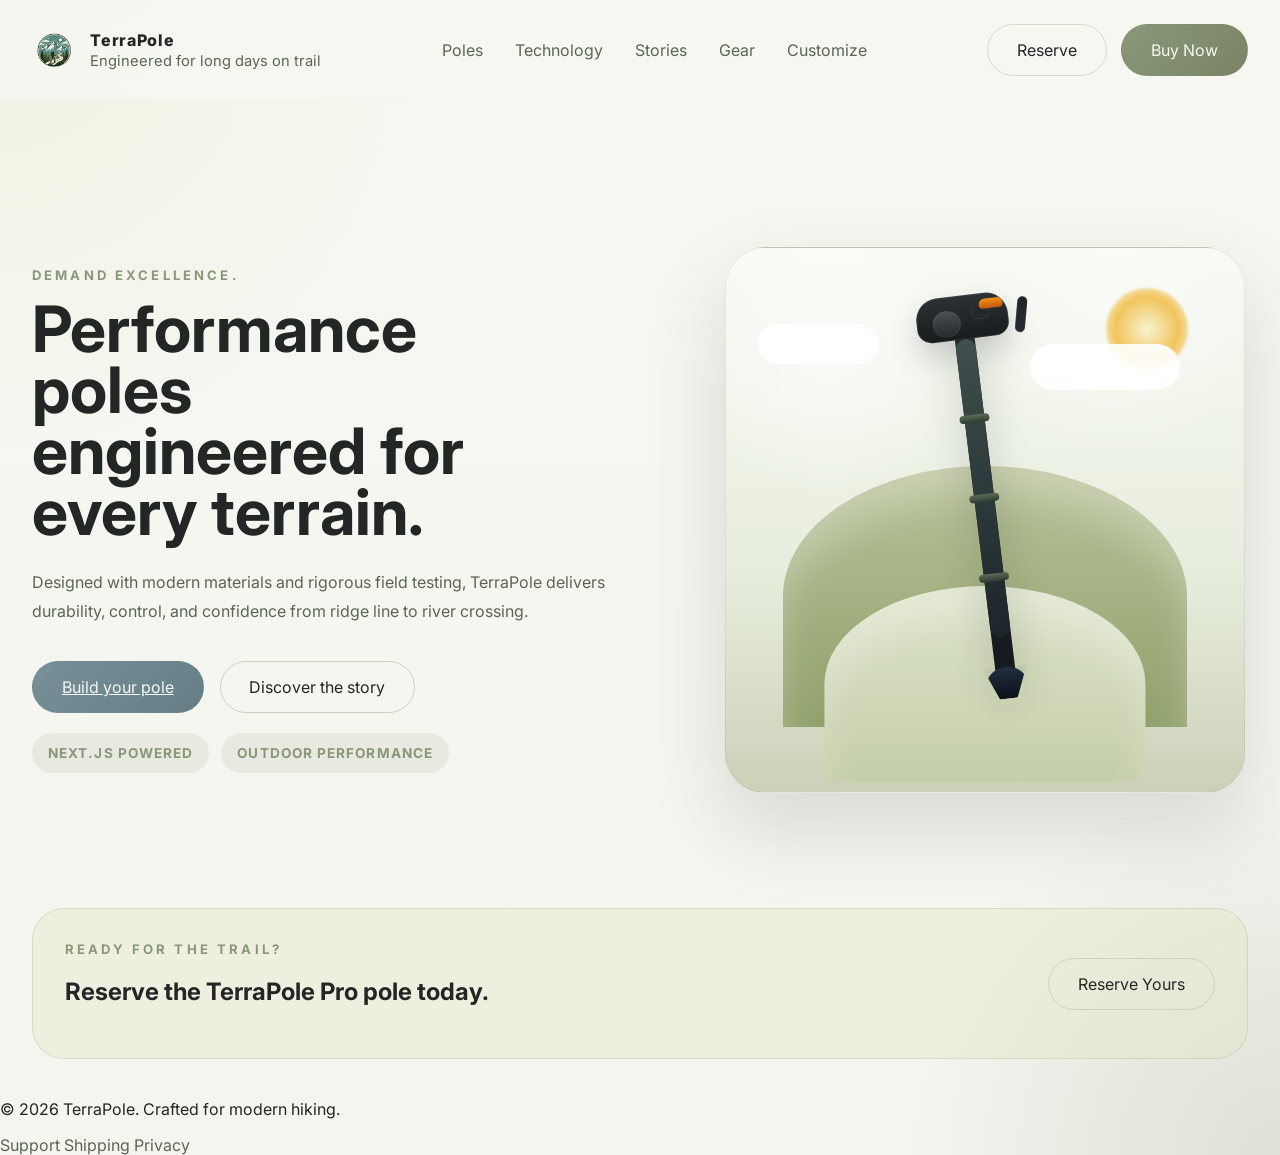
<file: index.html>
<!DOCTYPE html>
<html lang="en">
  <head>
    <meta charset="UTF-8" />
    <meta name="viewport" content="width=device-width, initial-scale=1.0" />
    <title>TerraPole | The Modern Hiking Pole</title>
    <link rel="preconnect" href="https://fonts.googleapis.com" />
    <link rel="preconnect" href="https://fonts.gstatic.com" crossorigin />
    <link
      href="https://fonts.googleapis.com/css2?family=Inter:wght@400;500;600;700;800&display=swap"
      rel="stylesheet"
    />
    <link rel="stylesheet" href="styles.css" />
  </head>
  <body>
    <header class="site-header">
      <div class="brand">
        <img class="brand-logo" src="logo.png" alt="TerraPole logo" />
        <div>
          <p class="brand-name">TerraPole</p>
          <p class="brand-tag">Engineered for long days on trail</p>
        </div>
      </div>

      <nav class="site-nav">
        <a href="#poles">Poles</a>
        <a href="#technology">Technology</a>
        <a href="#stories">Stories</a>
        <a href="#gear">Gear</a>
        <a href="build.html">Customize</a>
      </nav>

      <div class="nav-actions">
        <a href="build.html"><button class="btn btn-secondary">Reserve</button></a>
        <a href="build.html"><button class="btn btn-primary">Buy Now</button></a>
      </div>
    </header>

    <main>
      <section class="hero-section hero-animated">
        <div class="hero-copy">
          <p class="eyebrow">Demand Excellence.</p>
          <h1>Performance poles engineered for every terrain.</h1>
          <p class="hero-text">
            Designed with modern materials and rigorous field testing, TerraPole delivers durability, control, and confidence from ridge line to river crossing.
          </p>
          <div class="hero-actions">
            <a class="btn btn-primary1" href="build.html">Build your pole</a>
            <button class="btn btn-outline">Discover the story</button>
          </div>
          <div class="hero-badges">
            <span class="hero-badge">Next.js powered</span>
            <span class="hero-badge">Outdoor performance</span>
          </div>
        </div>

        <div class="hero-media">
          <div class="hero-scene">
            <div class="scene-sun"></div>
            <div class="scene-cloud cloud-1"></div>
            <div class="scene-cloud cloud-2"></div>
            <div class="scene-mountain mountain-back"></div>
            <div class="scene-mountain mountain-front"></div>
            <div class="pole-graphic">
              <div class="pole-handle">
                <div class="handle-body"></div>
                <div class="handle-grip"></div>
                <div class="handle-trigger"></div>
                <div class="handle-tip"></div>
                <div class="handle-strap"></div>
              </div>
              <div class="pole-body"></div>
              <div class="pole-ring pole-ring-top"></div>
              <div class="pole-ring pole-ring-mid"></div>
              <div class="pole-ring pole-ring-bottom"></div>
              <div class="pole-tip"></div>
            </div>
          </div>
          
        </div>
      </section>

      <section id="gear" class="cta-band">
        <div>
          <p class="eyebrow">Ready for the trail?</p>
          <h2>Reserve the TerraPole Pro pole today.</h2>
        </div>
        <a href="build.html"><button class="btn btn-secondary">Reserve Yours</button></a>
      </section>
    </main>

    <footer class="site-footer">
      <p>&copy; 2026 TerraPole. Crafted for modern hiking.</p>
      <nav class="footer-nav">
        <a href="#">Support</a>
        <a href="#">Shipping</a>
        <a href="#">Privacy</a>
      </nav>
    </footer>
  </body>
</html>
</file>
<file: styles.css>
:root {
  color-scheme: light;
  font-family: 'Inter', sans-serif;
  font-size: 16px;
  --bg: #f7f7f2;
  --panel: rgba(137, 152, 120, 0.08);
  --panel-strong: rgba(137, 152, 120, 0.12);
  --text: #222725;
  --muted: #5a6655;
  --accent: #899878;
  --accent-soft: rgba(137, 152, 120, 0.14);
  --border: rgba(137, 152, 120, 0.15);
}

* {
  box-sizing: border-box;
}

html, body {
  margin: 0;
  min-height: 100%;
}

body {
  background: radial-gradient(circle at top left, rgba(228, 230, 195, 0.35), transparent 26%),
    radial-gradient(circle at bottom right, rgba(137, 152, 120, 0.22), transparent 22%),
    linear-gradient(180deg, #f7f7f2 0%, #f5f5f0 100%);
  color: var(--text);
}

img {
  max-width: 100%;
  display: block;
}

button {
  font: inherit;
}

.site-header {
  display: flex;
  align-items: center;
  justify-content: space-between;
  gap: 1.5rem;
  padding: 1.5rem 2rem;
  position: sticky;
  top: 0;
  backdrop-filter: blur(18px);
  background: rgba(247, 247, 242, 0.92);
  z-index: 10;
}

.brand {
  display: flex;
  align-items: center;
  gap: 0.9rem;
}

.brand-logo {
  width: 44px;
  height: 44px;
  object-fit: contain;
}

.brand-mark {
  width: 44px;
  height: 44px;
  border-radius: 50%;
  display: grid;
  place-items: center;
  background: linear-gradient(180deg, #899878 0%, #7a8465 100%);
  color: #f7f7f2;
  font-weight: 800;
}

.brand-name {
  margin: 0;
  font-weight: 800;
  letter-spacing: 0.04em;
}

.brand-tag {
  margin: 0.1rem 0 0;
  font-size: 0.92rem;
  color: var(--muted);
}

.site-nav {
  display: flex;
  gap: 2rem;
  flex-wrap: wrap;
}

.site-nav a,
.footer-nav a {
  color: var(--muted);
  text-decoration: none;
  transition: color 0.2s ease;
}

.site-nav a:hover,
.footer-nav a:hover {
  color: var(--text);
}

.nav-actions {
  display: flex;
  gap: 0.9rem;
  flex-wrap: wrap;
}

.btn {
  border: 1px solid transparent;
  border-radius: 999px;
  padding: 0.95rem 1.8rem;
  cursor: pointer;
  transition: transform 0.2s ease, background 0.2s ease, color 0.2s ease, border-color 0.2s ease;
}

.btn:hover {
  transform: translateY(-1px);
}

.btn-primary {
  background: linear-gradient(135deg, #899878 0%, #7a8465 100%);
  color: #f7f7f2;
}

.btn-primary1 {
  background: linear-gradient(135deg, #789098 0%, #657e84 100%);
  color: #f7f7f2;
}
.btn-secondary {
  background: transparent;
  border-color: rgba(137, 152, 120, 0.3);
  color: var(--text);
}
.btn-secondary1 {
  background: transparent;
  border-color: rgba(137, 152, 120, 0.3);
  color: var(--text);
  text-align: center;
}
.btn-outline {
  background: transparent;
  border-color: rgba(137, 152, 120, 0.4);
  color: var(--text);
}

.hero-section {
  display: grid;
  grid-template-columns: 1.1fr 0.9fr;
  align-items: center;
  gap: 3rem;
  padding: 4rem 2rem 2rem;
  min-height: calc(100vh - 92px);
}

.hero-copy {
  max-width: 620px;
}

.eyebrow {
  margin: 0 0 1rem;
  letter-spacing: 0.24em;
  text-transform: uppercase;
  color: var(--accent);
  font-size: 0.82rem;
  font-weight: 700;
}

.hero-section h1 {
  margin: 0;
  font-size: clamp(3rem, 5vw, 5rem);
  line-height: 0.95;
  max-width: 12ch;
}

.hero-text {
    margin: 1.6rem 0 2.2rem;
    color: var(--muted);
    line-height: 1.8;
    max-width: 45rem;
  }

  .hero-actions {
    display: flex;
    gap: 1rem;
    flex-wrap: wrap;
  }

  .hero-badges {
    display: flex;
    flex-wrap: wrap;
    gap: 0.75rem;
    margin-top: 1.25rem;
  }

  .hero-badge {
    display: inline-flex;
    align-items: center;
    padding: 0.75rem 1rem;
    border-radius: 999px;
    background: rgba(137, 152, 120, 0.13);
    color: var(--accent);
    font-size: 0.85rem;
    letter-spacing: 0.08em;
    text-transform: uppercase;
    font-weight: 700;
  }

  .hero-media {
    position: relative;
    display: grid;
    gap: 1.5rem;
    justify-items: center;
  }

  .hero-scene {
    position: relative;
    width: min(100%, 520px);
    aspect-ratio: 1 / 1.05;
    border-radius: 40px;
    overflow: hidden;
    background: linear-gradient(180deg, #f8fbf6 0%, #e7eddd 60%, #cbd1b8 100%);
    border: 1px solid rgba(137, 152, 120, 0.18);
    box-shadow: 0 36px 80px rgba(45, 54, 43, 0.15);
    display: grid;
    place-items: center;
  }

  .hero-scene::before {
    content: '';
    position: absolute;
    inset: 0;
    background: radial-gradient(circle at 20% 20%, rgba(255, 255, 255, 0.55), transparent 24%),
      radial-gradient(circle at 75% 15%, rgba(255, 255, 255, 0.32), transparent 22%);
    pointer-events: none;
  }

  .scene-sun {
    position: absolute;
    width: 82px;
    height: 82px;
    top: 2.5rem;
    right: 3.5rem;
    border-radius: 50%;
    background: radial-gradient(circle, #f7f2d1 0%, #f2c45a 55%, transparent 90%);
    filter: blur(0.85px);
    animation: float-sun 16s ease-in-out infinite alternate;
  }

  .scene-cloud {
    position: absolute;
    background: rgba(255, 255, 255, 0.9);
    border-radius: 999px;
    filter: blur(0.5px);
  }

  .cloud-1 {
    top: 4.75rem;
    left: 2rem;
    width: 120px;
    height: 40px;
    animation: drift-cloud 20s linear infinite;
  }

  .cloud-2 {
    top: 6rem;
    right: 4rem;
    width: 150px;
    height: 46px;
    animation: drift-cloud 24s linear infinite reverse;
  }

  .scene-mountain {
    position: absolute;
    left: 50%;
    transform: translateX(-50%);
    border-radius: 70% 70% 0 0;
    box-shadow: inset 0 28px 36px rgba(255, 255, 255, 0.25);
  }

  .mountain-back {
    width: 78%;
    height: 48%;
    bottom: 12%;
    background: linear-gradient(180deg, #b8c299 0%, #91a16c 100%);
  }

  .mountain-front {
    width: 62%;
    height: 36%;
    bottom: 2%;
    background: linear-gradient(180deg, #dde4ca 0%, #c5ceaa 100%);
    animation: pulse-mountain 12s ease-in-out infinite alternate;
  }

  .pole-graphic {
    position: absolute;
    width: 20px;
    height: 360px;
    background: linear-gradient(180deg, #2b343a 0%, #14191d 100%);
    border-radius: 18px;
    box-shadow: 0 18px 40px rgba(0, 0, 0, 0.18);
    transform: translateY(-1rem) rotate(-7deg);
    animation: float-pole 6s ease-in-out infinite alternate;
  }

  .pole-handle {
    position: absolute;
    top: -30px;
    left: 50%;
    width: 92px;
    height: 44px;
    transform: translateX(-50%);
    display: grid;
    place-items: center;
  }

  .handle-body {
    position: absolute;
    width: 92px;
    height: 44px;
    border-radius: 22px 22px 14px 14px;
    background: linear-gradient(180deg, #2b3134 0%, #181c1f 100%);
    box-shadow: inset 0 0 0 1px rgba(255, 255, 255, 0.08), 0 14px 30px rgba(0, 0, 0, 0.18);
  }

  .handle-grip {
    position: absolute;
    bottom: 4px;
    left: 16px;
    width: 28px;
    height: 26px;
    border-radius: 14px;
    background: linear-gradient(180deg, #4c4f52 0%, #25292c 100%);
    box-shadow: inset 0 0 0 1px rgba(255, 255, 255, 0.06);
  }

  .handle-trigger {
    position: absolute;
    left: 56px;
    top: 12px;
    width: 18px;
    height: 14px;
    border-radius: 6px;
    background: #23282c;
    box-shadow: inset 0 0 0 1px rgba(255, 255, 255, 0.08);
  }

  .handle-tip {
    position: absolute;
    right: 4px;
    top: 6px;
    width: 24px;
    height: 10px;
    border-radius: 6px 6px 4px 4px;
    background: linear-gradient(180deg, #f28f16 0%, #c1580c 100%);
  }

  .handle-strap {
    position: absolute;
    top: 8px;
    right: -18px;
    width: 10px;
    height: 36px;
    background: linear-gradient(180deg, rgba(19, 24, 29, 0.95) 0%, rgba(28, 34, 40, 0.95) 100%);
    border-radius: 999px;
    transform: rotate(12deg);
    box-shadow: inset 0 0 0 1px rgba(255, 255, 255, 0.06);
  }

  .pole-body {
    position: absolute;
    top: 14px;
    left: 50%;
    width: 100%;
    height: 300px;
    transform: translateX(-50%);
    background: linear-gradient(180deg, #3f4f4d 0%, #1c2529 100%);
    border-radius: 18px;
  }

  .pole-ring {
    position: absolute;
    left: 50%;
    width: 30px;
    height: 8px;
    transform: translateX(-50%);
    background: linear-gradient(180deg, #5c6c56 0%, #2f3b33 100%);
    border-radius: 999px;
  }

  .pole-ring-top { top: 90px; }
  .pole-ring-mid { top: 170px; }
  .pole-ring-bottom { top: 250px; }

  .pole-tip {
    position: absolute;
    bottom: -12px;
    left: 50%;
    width: 12px;
    height: 44px;
    transform: translateX(-50%);
    background: linear-gradient(180deg, #20282c 0%, #101416 100%);
    clip-path: polygon(0 0, 100% 0, 70% 100%, 30% 100%);
  }

  .hero-card {
    width: min(100%, 440px);
    background: rgba(255, 255, 255, 0.88);
    border: 1px solid rgba(137, 152, 120, 0.16);
    border-radius: 36px;
    padding: 2rem;
    backdrop-filter: blur(22px);
    box-shadow: 0 28px 64px rgba(45, 54, 43, 0.08);
    transform: translateY(1rem);
    animation: lift-card 6s ease-in-out infinite alternate;
  }

  .hero-card-header {
    display: flex;
    justify-content: space-between;
    gap: 1rem;
    color: var(--accent);
    font-weight: 700;
    margin-bottom: 1rem;
  }

  .hero-card p {
    color: var(--muted);
    line-height: 1.75;
    margin: 0 0 1.8rem;
  }

  .stats-row {
    display: grid;
    grid-template-columns: repeat(3, minmax(0, 1fr));
    gap: 1rem;
  }

  .stats-row div {
    padding: 1rem;
    background: rgba(137, 152, 120, 0.08);
    border-radius: 22px;
  }

  .stats-row strong {
    display: block;
    font-size: 1.05rem;
    margin-bottom: 0.4rem;
  }

  .intro-panel {
    display: grid;
    grid-template-columns: 1.35fr 1fr;
    gap: 1.75rem;
    padding: 2.5rem 2rem 3rem;
    align-items: start;
  }

  .intro-copy h2 {
    margin: 0 0 1rem;
    font-size: clamp(2.4rem, 4vw, 3rem);
    line-height: 1.05;
  }

  .intro-copy p {
    margin: 0;
    color: var(--muted);
    line-height: 1.9;
    max-width: 38rem;
  }

  .intro-points {
    display: grid;
    gap: 1rem;
  }

  .intro-points article {
    background: rgba(228, 230, 195, 0.35);
    border: 1px solid rgba(137, 152, 120, 0.2);
    border-radius: 28px;
    padding: 1.6rem;
  }

  .intro-points h3 {
    margin: 0 0 0.75rem;
  }

  .intro-points p {
    margin: 0;
    color: var(--muted);
    line-height: 1.85;
  }

  @keyframes float-pole {
    0%, 100% { transform: translateY(-1rem) rotate(-7deg); }
    50% { transform: translateY(-0.5rem) rotate(-4deg); }
  }

  @keyframes float-sun {
    0%, 100% { transform: translateY(0); }
    50% { transform: translateY(8px); }
  }

  @keyframes drift-cloud {
    0% { transform: translateX(0); }
    100% { transform: translateX(18px); }
  }

  @keyframes pulse-mountain {
    0%, 100% { transform: translateX(-50%); }
    50% { transform: translateX(-52%); }
  }

  @keyframes lift-card {
    0%, 100% { transform: translateY(1rem); }
    50% { transform: translateY(0.4rem); }
  }
.feature-strip {
  display: grid;
  grid-template-columns: repeat(3, minmax(0, 1fr));
  gap: 1rem;
  padding: 2.5rem 2rem;
}

.feature-strip article {
  background: rgba(228, 230, 195, 0.35);
  padding: 2rem;
  border-radius: 28px;
  border: 1px solid rgba(137, 152, 120, 0.2);
}

.feature-strip h2 {
  margin: 0 0 0.75rem;
  font-size: 1.35rem;
}

.feature-strip p {
  margin: 0;
  color: var(--muted);
  line-height: 1.9;
}

.cards-grid {
  display: grid;
  grid-template-columns: repeat(3, minmax(0, 1fr));
  gap: 1.5rem;
  padding: 2.5rem 2rem;
}

.feature-card {
  background: rgba(228, 230, 195, 0.25);
  border: 1px solid rgba(137, 152, 120, 0.18);
  border-radius: 32px;
  padding: 2rem;
}

.feature-card .icon {
  display: inline-flex;
  width: 56px;
  height: 56px;
  border-radius: 18px;
  background: rgba(137, 152, 120, 0.15);
  align-items: center;
  justify-content: center;
  font-size: 1.75rem;
  margin-bottom: 1.25rem;
}

.feature-card h3 {
  margin: 0 0 0.8rem;
}

.feature-card p {
  margin: 0;
  color: var(--muted);
  line-height: 1.9;
}

.story-section {
  display: grid;
  grid-template-columns: 1fr 1fr;
  align-items: center;
  gap: 2rem;
  padding: 2.5rem 2rem 4rem;
}

.story-copy {
  max-width: 44rem;
}

.story-section h2 {
  margin: 0 0 1.3rem;
  font-size: clamp(2.4rem, 4vw, 3.4rem);
  line-height: 1.05;
}

.story-section p {
  margin: 0 0 1.8rem;
  color: var(--muted);
  line-height: 1.9;
}

.story-image {
  min-height: 420px;
  border-radius: 36px;
  background: linear-gradient(180deg, rgba(137,152,120,0.1), rgba(137,152,120,0.05)),
    url('https://images.unsplash.com/photo-1500530855697-b586d89ba3ee?auto=format&fit=crop&w=1200&q=80') center / cover no-repeat;
  box-shadow: 0 40px 120px rgba(0, 0, 0, 0.12);
}

.cta-band {
  display: flex;
  align-items: center;
  justify-content: space-between;
  gap: 1rem;
  padding: 2rem;
  margin: 0 2rem 2.5rem;
  border-radius: 32px;
  background: rgba(228, 230, 195, 0.4);
  border: 1px solid rgba(137, 152, 120, 0.22);
}

  .hero-build {
    padding-bottom: 1rem;
    background: radial-gradient(circle at top left, rgba(228, 230, 195, 0.4), transparent 22%),
      linear-gradient(180deg, #fafaf8 0%, #f7f7f2 100%);
  }

  .build-panel.build-layout {
    display: grid;
    grid-template-columns: minmax(0, 1.2fr) minmax(0, 0.85fr);
    gap: 2rem;
    padding: 2.5rem 2rem 3rem;
  }

  .model-view,
  .model-scene {
    min-width: 0;
  }

  .model-view {
    display: flex;
    flex-direction: column;
    align-items: center;
    justify-content: flex-start;
    gap: 1rem;
    min-height: 560px;
    position: sticky;
    top: 100px;
    align-self: start;
  }

  .model-scene {
    width: 100%;
    min-height: 520px;
    max-height: calc(100vh - 150px);
    border-radius: 32px;
    background: rgba(228, 230, 195, 0.2);
    border: 1px solid rgba(137, 152, 120, 0.2);
    display: grid;
    place-items: center;
    perspective: 1600px;
    overflow: hidden;
    position: relative;
    cursor: grab;
  }

  .model-scene:active {
    cursor: grabbing;
  }

  .model-scene canvas {
    width: 100% !important;
    height: 100% !important;
    display: block;
  }

  .pole-assembly {
    position: relative;
    width: 90px;
    height: 510px;
    transform-style: preserve-3d;
    transform: rotateX(15deg) rotateY(-18deg);
    transition: transform 0.15s ease, height 0.15s ease;
  }

  .pole-core {
    position: absolute;
    top: 0;
    left: 50%;
    transform: translateX(-50%);
    width: 28px;
    height: 100%;
    background: radial-gradient(circle at 50% 20%, rgba(255,255,255,0.2), transparent 40%),
      linear-gradient(180deg, #d7d8de 0%, #1c2532 100%);
    border-radius: 999px;
    box-shadow: inset 0 0 0 1px rgba(255, 255, 255, 0.08), 0 22px 50px rgba(0, 0, 0, 0.16);
  }

  .pole-core::before,
  .pole-core::after {
    content: '';
    position: absolute;
    left: 50%;
    transform: translateX(-50%);
    width: 40px;
    height: 18px;
    border-radius: 50%;
    background: radial-gradient(circle at center, rgba(255,255,255,0.18), rgba(255,255,255,0.04) 55%, transparent 80%);
  }

  .pole-core::before {
    top: -8px;
    background: radial-gradient(circle at center, rgba(255,255,255,0.22), rgba(255,255,255,0.06) 50%, transparent 74%);
  }

  .pole-core::after {
    bottom: -8px;
  }

  .pole-grip {
    position: absolute;
    top: 8%;
    left: 50%;
    transform: translateX(-50%);
    width: 62px;
    height: 84px;
    border-radius: 34px;
    background: linear-gradient(180deg, #1b2430 0%, #0c1118 100%);
    border: 1px solid rgba(255, 255, 255, 0.08);
    box-shadow: inset 0 0 0 1px rgba(255, 255, 255, 0.05);
  }

  .pole-tip {
    position: absolute;
    bottom: -16px;
    left: 50%;
    transform: translateX(-50%);
    width: 44px;
    height: 32px;
    border-radius: 24px 24px 6px 6px;
    background: linear-gradient(180deg, #232f42 0%, #0c1018 100%);
    box-shadow: 0 16px 36px rgba(0, 0, 0, 0.35);
    transition: width 0.2s ease, height 0.2s ease, border-radius 0.2s ease;
  }

  .pole-tip.snow {
    width: 72px;
    height: 18px;
    border-radius: 50%;
  }

  .pole-tip.rock {
    width: 32px;
    height: 42px;
    border-radius: 18px;
  }

  .module-chip {
    position: absolute;
    left: 50%;
    transform: translateX(-50%);
    min-width: 88px;
    padding: 0.5rem 0.85rem;
    border-radius: 999px;
    background: rgba(137, 152, 120, 0.18);
    color: var(--text);
    font-size: 0.78rem;
    text-transform: uppercase;
    letter-spacing: 0.08em;
    border: 1px solid rgba(137, 152, 120, 0.3);
    transition: background 0.2s ease, border-color 0.2s ease;
  }

  .module-chip.gps {
    top: 30%;
  }

  .module-chip.alarm {
    top: 42%;
  }

  .module-chip.gps.pro {
    background: rgba(82, 173, 255, 0.18);
    border-color: rgba(82, 173, 255, 0.3);
  }

  .module-chip.alarm.audible {
    background: rgba(255, 84, 84, 0.16);
    border-color: rgba(255, 84, 84, 0.28);
  }

  .model-label {
    color: var(--muted);
    text-transform: uppercase;
    letter-spacing: 0.18em;
    font-size: 0.82rem;
  }

  .build-controls {
    display: grid;
    gap: 1.75rem;
  }

  .module-grid {
    display: grid;
    grid-template-columns: 1fr;
    gap: 1.25rem;
  }

  .module-card {
    background: rgba(255, 255, 255, 0.78);
    border: 1px solid rgba(137, 152, 120, 0.18);
    box-shadow: 0 30px 60px rgba(45, 54, 43, 0.08);
    border-radius: 32px;
    padding: 1.75rem;
    backdrop-filter: blur(18px);
    transition: transform 0.25s ease, border-color 0.2s ease, box-shadow 0.2s ease;
  }

  .module-card:hover {
    transform: translateY(-2px);
    border-color: rgba(137, 152, 120, 0.3);
    box-shadow: 0 34px 68px rgba(45, 54, 43, 0.12);
  }

  .module-label {
    display: inline-flex;
    align-items: center;
    justify-content: center;
    width: 2.5rem;
    height: 2.5rem;
    border-radius: 50%;
    background: rgba(137, 152, 120, 0.16);
    color: var(--accent);
    font-weight: 700;
    font-size: 0.95rem;
    box-shadow: inset 0 0 0 1px rgba(137, 152, 120, 0.18);
  }

  .module-card h2 {
    margin: 0.5rem 0 0.75rem;
    letter-spacing: -0.02em;
  }

  .module-price {
    display: inline-flex;
    align-items: center;
    gap: 0.35rem;
    padding: 0.65rem 1rem;
    margin-bottom: 1rem;
    border-radius: 999px;
    background: rgba(82, 173, 255, 0.1);
    color: #1b3d61;
    font-size: 0.9rem;
    font-weight: 600;
    border: 1px solid rgba(82, 173, 255, 0.18);
  }

  .module-card p {
    margin: 0 0 1.3rem;
    color: var(--muted);
    line-height: 1.8;
  }

  .control-group {
    display: grid;
    gap: 0.85rem;
  }

  .control-group label {
    display: flex;
    align-items: center;
    gap: 1rem;
    padding: 0.95rem 1.2rem;
    border-radius: 24px;
    border: 1px solid rgba(137, 152, 120, 0.16);
    background: rgba(255, 255, 255, 0.72);
    color: var(--text);
    font-weight: 500;
    cursor: pointer;
    transition: transform 0.2s ease, background 0.2s ease, border-color 0.2s ease, box-shadow 0.2s ease;
  }

  .control-group label:hover {
    background: rgba(228, 230, 195, 0.42);
  }

  .option-price {
    margin-left: auto;
    color: var(--muted);
    font-size: 0.9rem;
    font-weight: 500;
    white-space: nowrap;
  }

  .control-group input {
    accent-color: var(--accent);
    width: 1rem;
    height: 1rem;
    min-width: 1rem;
    min-height: 1rem;
  }

  .control-group input:checked {
    box-shadow: 0 0 0 4px rgba(137, 152, 120, 0.15);
  }

  .summary-card {
    background: linear-gradient(180deg, rgba(255, 255, 255, 0.86), rgba(228, 230, 195, 0.72));
    border: 1px solid rgba(137, 152, 120, 0.22);
    box-shadow: 0 24px 48px rgba(45, 54, 43, 0.08);
    border-radius: 32px;
    padding: 2rem;
    display: flex;
    flex-direction: column;
    gap: 1.75rem;
  }

  .summary-header {
    display: flex;
    justify-content: space-between;
    align-items: flex-start;
    gap: 1rem;
    color: var(--muted);
    font-size: 0.95rem;
    letter-spacing: 0.06em;
    text-transform: uppercase;
  }

  .summary-header strong {
    display: block;
    margin-top: 0.35rem;
    color: var(--text);
    font-size: 1.35rem;
    font-weight: 800;
    letter-spacing: -0.03em;
  }

  .summary-card ul {
    list-style: none;
    padding: 0;
    margin: 0;
    display: grid;
    gap: 0.8rem;
  }

  .summary-card li {
    display: flex;
    justify-content: space-between;
    align-items: center;
    color: var(--muted);
    padding: 0.95rem 1rem;
    border-radius: 18px;
    background: rgba(137, 152, 120, 0.08);
  }

  .summary-foot {
    display: grid;
    gap: 1rem;
  }

  .summary-foot div {
    display: flex;
    justify-content: space-between;
    align-items: center;
  }

  .build-info {
    display: grid;
    grid-template-columns: repeat(2, minmax(0, 1fr));
    gap: 1.5rem;
    padding: 0 2rem 4rem;
  }

  .build-info article {
    background: rgba(228, 230, 195, 0.2);
    border: 1px solid rgba(137, 152, 120, 0.15);
    border-radius: 28px;
    padding: 2rem;
  }

  .build-info h2 {
    margin: 0 0 0.85rem;
  }

@media (max-width: 1080px) {
  .build-panel.build-layout {
    grid-template-columns: 1fr;
  }
}

@media (max-width: 1005px) {
  .site-header {
    flex-wrap: wrap;
    justify-content: center;
    padding: 1.25rem 1.5rem;
  }

  .site-nav {
    justify-content: center;
    gap: 1rem;
  }

  .nav-actions {
    width: 100%;
    justify-content: center;
  }

  .hero-section {
    grid-template-columns: 1fr;
    gap: 2.5rem;
    padding: 3rem 1.5rem 2rem;
    min-height: auto;
  }

  .hero-copy {
    max-width: 100%;
  }

  .hero-actions {
    flex-wrap: wrap;
    gap: 0.9rem;
  }

  .hero-badges {
    justify-content: flex-start;
  }

  .hero-scene {
    width: min(100%, 420px);
  }

  .hero-section.hero-build {
    padding: 3rem 1.5rem 2rem;
  }

  .hero-section.hero-build h1 {
    font-size: clamp(2.6rem, 4vw, 3.2rem);
  }

  .build-panel.build-layout {
    grid-template-columns: 1fr;
    gap: 2rem;
    padding: 0 1.5rem 2rem;
  }

  .model-view {
    position: static;
    top: auto;
    min-height: auto;
    padding-bottom: 1rem;
  }

  .model-scene {
    width: 100%;
    min-height: 400px;
  }

  .build-controls {
    gap: 1.5rem;
  }

  .module-grid {
    grid-template-columns: 1fr;
  }

  .module-card,
  .feature-strip article,
  .feature-card,
  .intro-points article {
    padding: 1.5rem;
  }

  .summary-card {
    width: 100%;
  }

  .summary-foot {
    display: flex;
    flex-direction: column;
    align-items: stretch;
    gap: 1rem;
  }

  .summary-foot button {
    width: 100%;
  }

  .story-section,
  .build-info {
    grid-template-columns: 1fr;
  }

  .story-image {
    min-height: 360px;
    width: 100%;
  }
}

@media (max-width: 720px) {
  .site-header {
    flex-direction: column;
    align-items: stretch;
    padding: 1rem 1rem 1.25rem;
    gap: 1rem;
  }

  .site-nav {
    justify-content: center;
    gap: 0.75rem;
    flex-wrap: wrap;
  }

  .site-nav a,
  .footer-nav a {
    font-size: 0.95rem;
  }

  .module-grid {
    grid-template-columns: 1fr;
    gap: 1rem;
  }

  .nav-actions {
    width: 100%;
    justify-content: center;
    flex-direction: column;
    gap: 0.75rem;
  }

  .hero-section {
    grid-template-columns: 1fr;
    padding: 3rem 1.25rem 2rem;
    min-height: auto;
  }

  .hero-copy,
  .hero-media {
    width: 100%;
  }

  .hero-media {
    justify-items: center;
  }

  .hero-scene {
    width: min(100%, 420px);
  }

  .hero-card {
    width: 100%;
  }

  .hero-actions {
    flex-direction: column;
    align-items: stretch;
  }

  .hero-actions .btn,
  .nav-actions .btn,
  .cta-band .btn {
    width: 100%;
    justify-content: center;
  }

  .story-section,
  .feature-strip,
  .cards-grid,
  .intro-panel {
    padding-left: 1.25rem;
    padding-right: 1.25rem;
  }

  .intro-panel,
  .story-section,
  .feature-strip,
  .cards-grid {
    grid-template-columns: 1fr;
  }

  .intro-panel {
    gap: 1.5rem;
  }

  .story-image {
    min-height: 320px;
    width: 100%;
  }

  .cta-band {
    width: 100%;
    flex-direction: column;
    align-items: stretch;
    text-align: left;
    padding: 1.5rem 1.25rem;
  }

  .cta-band button {
    width: 100%;
  }
}

@media (max-width: 520px) {
  :root {
    font-size: 15px;
  }

  .site-header {
    padding: 0.9rem 1rem;
    gap: 0.9rem;
  }

  .site-nav {
    gap: 0.75rem;
  }

  .hero-section {
    padding: 2rem 1rem 1.5rem;
  }

  .hero-copy h1 {
    font-size: 2.4rem;
    line-height: 1.05;
  }

  .hero-text,
  .story-section p,
  .intro-copy p,
  .feature-strip p,
  .feature-card p,
  .module-card p,
  .summary-card li,
  .control-group label {
    font-size: 0.97rem;
  }

  .hero-actions {
    gap: 0.75rem;
  }

  .btn {
    padding: 0.85rem 1.2rem;
  }

  .hero-scene {
    width: 100%;
    max-width: 360px;
  }

  .hero-card {
    padding: 1.5rem;
  }

  .stats-row {
    grid-template-columns: 1fr;
  }

  .intro-panel,
  .feature-strip,
  .cards-grid,
  .story-section,
  .build-info {
    padding-left: 1rem;
    padding-right: 1rem;
  }

  .intro-copy p {
    max-width: 100%;
  }

  .intro-panel,
  .story-section,
  .feature-strip,
  .cards-grid {
    grid-template-columns: 1fr;
  }

  .story-image {
    min-height: 280px;
  }

  .cta-band {
    padding: 1.25rem 1rem;
  }

  .cta-band button {
    width: 100%;
  }

  .build-panel.build-layout {
    padding: 1.5rem 1rem 1.5rem;
  }

  .model-view {
    padding-bottom: 0.75rem;
  }

  .model-scene {
    min-height: 360px;
    max-height: none;
  }

  .module-card,
  .feature-strip article,
  .feature-card,
  .intro-points article,
  .summary-card,
  .build-info article {
    padding: 1.25rem;
  }

  .summary-foot {
    gap: 0.75rem;
  }

  .summary-foot div {
    flex-direction: column;
    align-items: stretch;
    gap: 0.5rem;
  }
}

@media (max-width: 420px) {
  :root {
    font-size: 14px;
  }

  .site-header {
    padding: 0.85rem 0.85rem;
  }

  .site-nav,
  .nav-actions {
    width: 100%;
  }

  .hero-section {
    padding: 1.75rem 0.85rem 1.25rem;
  }

  .hero-copy h1 {
    font-size: 2.2rem;
  }

  .hero-text,
  .story-section p,
  .intro-copy p,
  .feature-strip p,
  .feature-card p,
  .module-card p,
  .control-group label {
    font-size: 0.94rem;
  }

  .hero-scene {
    max-width: 320px;
  }

  .hero-card,
  .module-card,
  .feature-strip article,
  .feature-card,
  .intro-points article,
  .summary-card,
  .build-info article {
    padding: 1rem;
  }

  .btn {
    padding: 0.8rem 1rem;
  }

  .site-nav a,
  .footer-nav a {
    font-size: 0.9rem;
  }

  .brand-logo {
    width: 36px;
    height: 36px;
  }

  .site-header {
    padding: 1rem 1rem;
  }

  .cta-band {
    padding: 1rem 0.85rem;
  }

  .build-panel.build-layout {
    padding: 1rem 0.85rem 1.5rem;
  }

  .model-scene {
    min-height: 320px;
  }

  .summary-header {
    flex-direction: column;
    align-items: stretch;
  }

  .summary-foot div {
    justify-content: space-between;
  }
}
</file>
